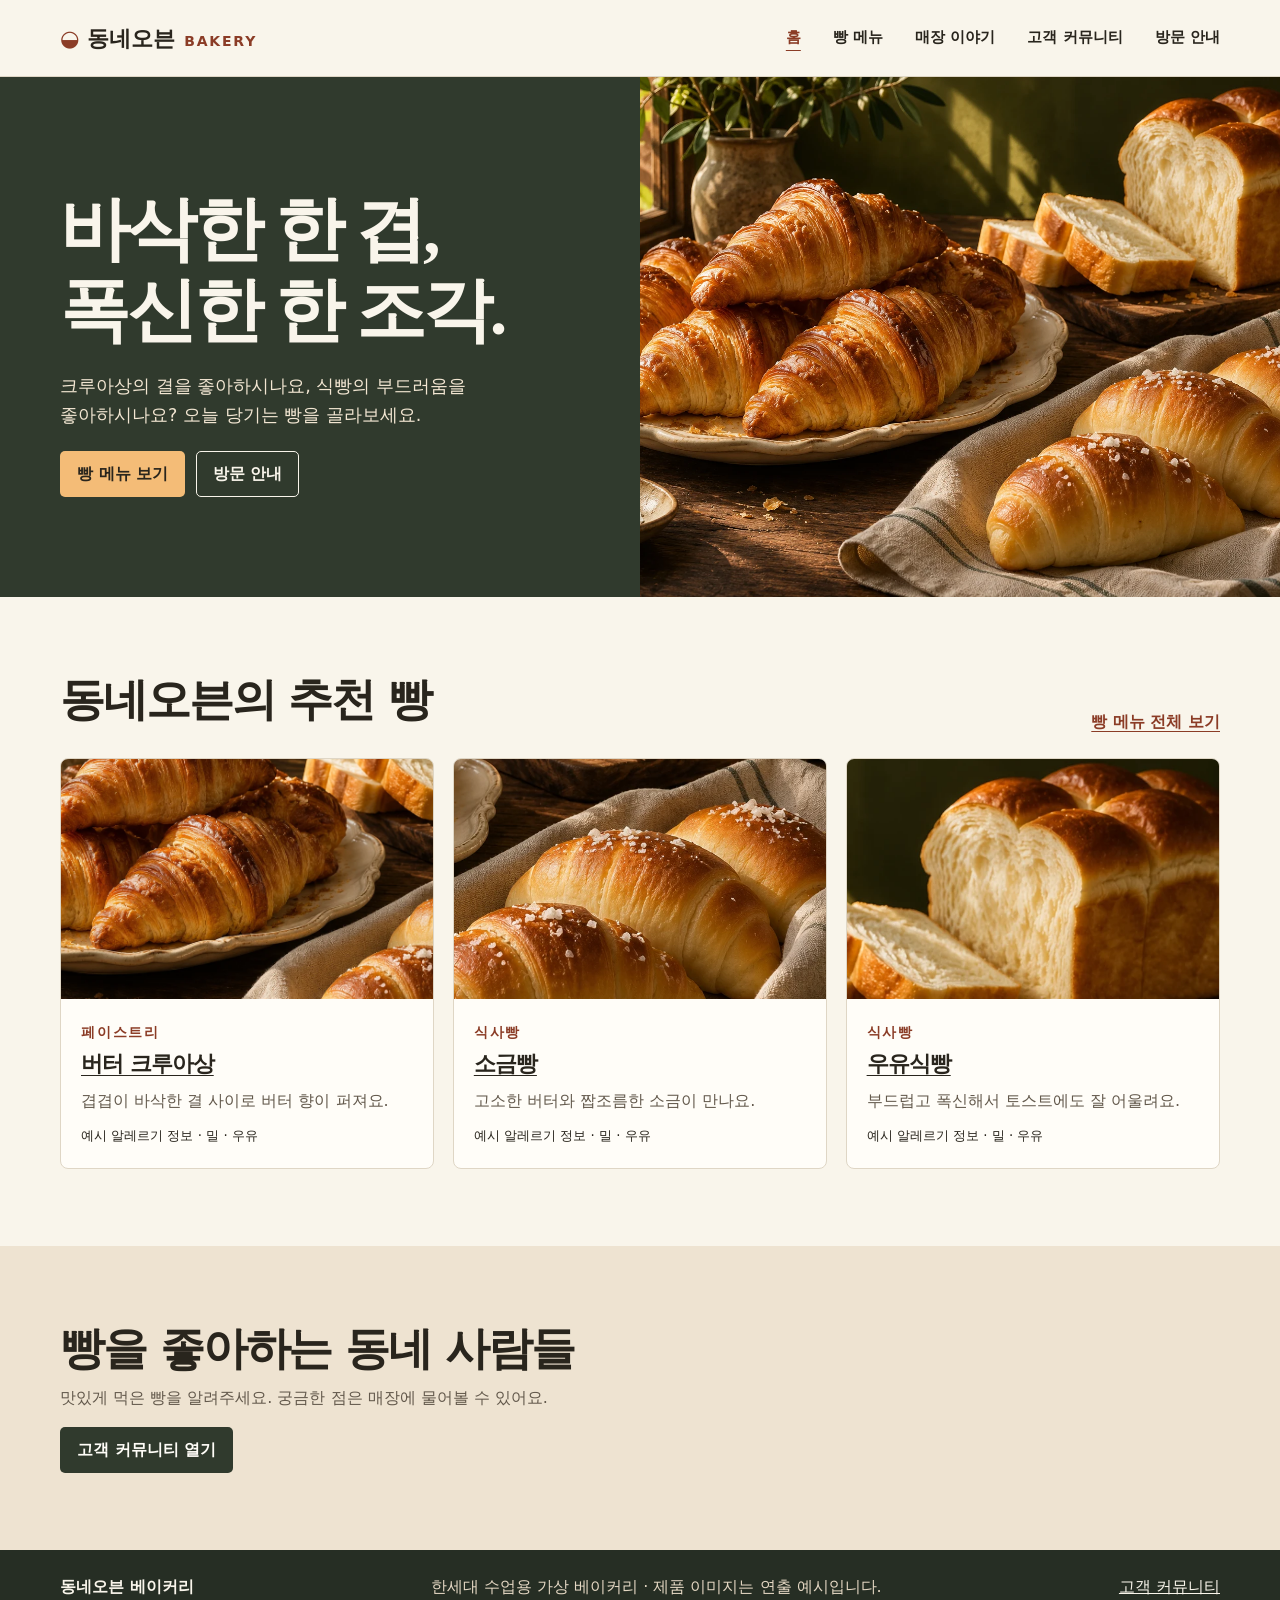
<file: docs/index.html>
<!doctype html>
<html lang="ko"><head><meta charset="utf-8"><meta name="viewport" content="width=device-width, initial-scale=1"><meta name="description" content="동네오븐 베이커리의 빵 메뉴, 매장 정보와 고객 커뮤니티"><title>홈 | 동네오븐 베이커리</title><link rel="stylesheet" href="styles.css"><script src="app.js" defer></script></head>
<body><a href="#main" class="skip">본문으로 건너뛰기</a><header class="site-header"><div class="wrap header-inner"><a class="brand" href="index.html"><span class="brand-dot" aria-hidden="true">◒</span> 동네오븐<span class="brand-small">BAKERY</span></a><button class="nav-toggle" type="button" aria-expanded="false" aria-controls="primary-nav">메뉴</button><nav id="primary-nav" aria-label="주 메뉴"><a href="index.html" aria-current="page">홈</a><a href="menu.html" >빵 메뉴</a><a href="about.html" >매장 이야기</a><a href="community.html" >고객 커뮤니티</a><a href="visit.html" >방문 안내</a></nav></div></header><main id="main"><section class="hero"><div class="hero-copy"><h1>바삭한 한 겹,<br>폭신한 한 조각.</h1><p>크루아상의 결을 좋아하시나요, 식빵의 부드러움을 좋아하시나요? 오늘 당기는 빵을 골라보세요.</p><div class="actions"><a class="button" href="menu.html">빵 메뉴 보기</a><a class="button outline" href="visit.html">방문 안내</a></div></div><img src="assets/bread.webp" alt="나무 테이블 위의 크루아상과 갓 구운 빵"></section>
<section class="wrap section"><div class="section-heading"><div><h2>동네오븐의 추천 빵</h2></div><a class="text-link" href="menu.html">빵 메뉴 전체 보기</a></div><div class="bread-grid"><article class="bread" data-kind="페이스트리"><div class="bread-photo croissant" role="img" aria-label="버터 크루아상 이미지"></div><div class="card-body"><span class="eyebrow">페이스트리</span><h3><a href="menu.html#croissant">버터 크루아상</a></h3><p>겹겹이 바삭한 결 사이로 버터 향이 퍼져요.</p><small>예시 알레르기 정보 · 밀 · 우유</small></div></article><article class="bread" data-kind="식사빵"><div class="bread-photo salt" role="img" aria-label="소금빵 이미지"></div><div class="card-body"><span class="eyebrow">식사빵</span><h3><a href="menu.html#salt-roll">소금빵</a></h3><p>고소한 버터와 짭조름한 소금이 만나요.</p><small>예시 알레르기 정보 · 밀 · 우유</small></div></article><article class="bread" data-kind="식사빵"><div class="bread-photo loaf" role="img" aria-label="우유식빵 이미지"></div><div class="card-body"><span class="eyebrow">식사빵</span><h3><a href="menu.html#milk-bread">우유식빵</a></h3><p>부드럽고 폭신해서 토스트에도 잘 어울려요.</p><small>예시 알레르기 정보 · 밀 · 우유</small></div></article></div></section>
<section class="community-band"><div class="wrap section"><h2>빵을 좋아하는 동네 사람들</h2><p>맛있게 먹은 빵을 알려주세요. 궁금한 점은 매장에 물어볼 수 있어요.</p><a class="button" href="community.html">고객 커뮤니티 열기</a></div></section></main><footer><div class="wrap footer-inner"><strong>동네오븐 베이커리</strong><span>한세대 수업용 가상 베이커리 · 제품 이미지는 연출 예시입니다.</span><a href="community.html">고객 커뮤니티</a></div></footer></body></html>
</file>
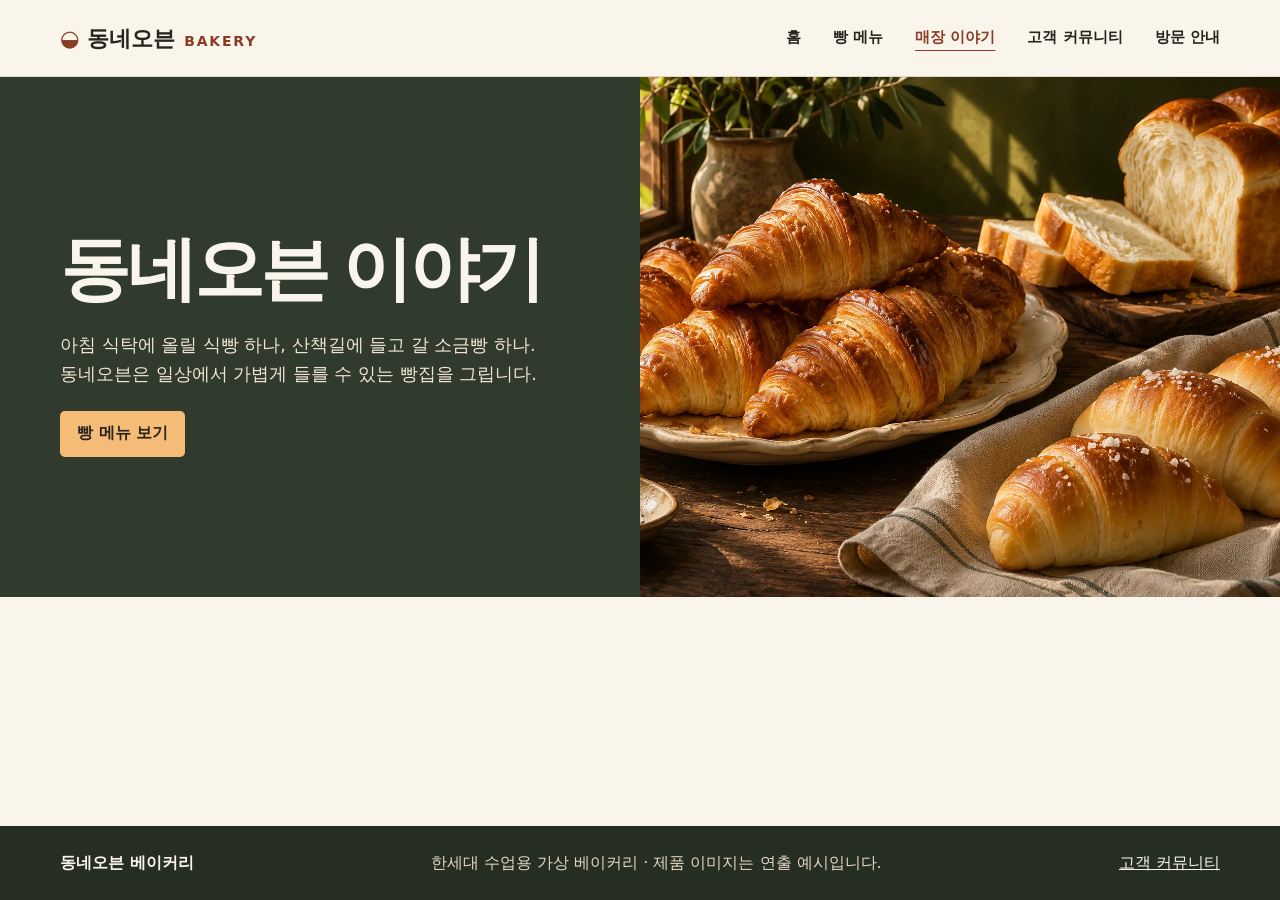
<file: docs/about.html>
<!doctype html>
<html lang="ko"><head><meta charset="utf-8"><meta name="viewport" content="width=device-width, initial-scale=1"><meta name="description" content="동네오븐 베이커리의 빵 메뉴, 매장 정보와 고객 커뮤니티"><title>매장 이야기 | 동네오븐 베이커리</title><link rel="stylesheet" href="styles.css"><script src="app.js" defer></script></head>
<body><a href="#main" class="skip">본문으로 건너뛰기</a><header class="site-header"><div class="wrap header-inner"><a class="brand" href="index.html"><span class="brand-dot" aria-hidden="true">◒</span> 동네오븐<span class="brand-small">BAKERY</span></a><button class="nav-toggle" type="button" aria-expanded="false" aria-controls="primary-nav">메뉴</button><nav id="primary-nav" aria-label="주 메뉴"><a href="index.html" >홈</a><a href="menu.html" >빵 메뉴</a><a href="about.html" aria-current="page">매장 이야기</a><a href="community.html" >고객 커뮤니티</a><a href="visit.html" >방문 안내</a></nav></div></header><main id="main"><section class="hero story"><div class="hero-copy"><h1>동네오븐 이야기</h1><p>아침 식탁에 올릴 식빵 하나, 산책길에 들고 갈 소금빵 하나. 동네오븐은 일상에서 가볍게 들를 수 있는 빵집을 그립니다.</p><div class="actions"><a class="button" href="menu.html">빵 메뉴 보기</a></div></div><img src="assets/bread.webp" alt="따뜻한 빛이 비치는 빵 굽는 테이블"></section></main><footer><div class="wrap footer-inner"><strong>동네오븐 베이커리</strong><span>한세대 수업용 가상 베이커리 · 제품 이미지는 연출 예시입니다.</span><a href="community.html">고객 커뮤니티</a></div></footer></body></html>
</file>
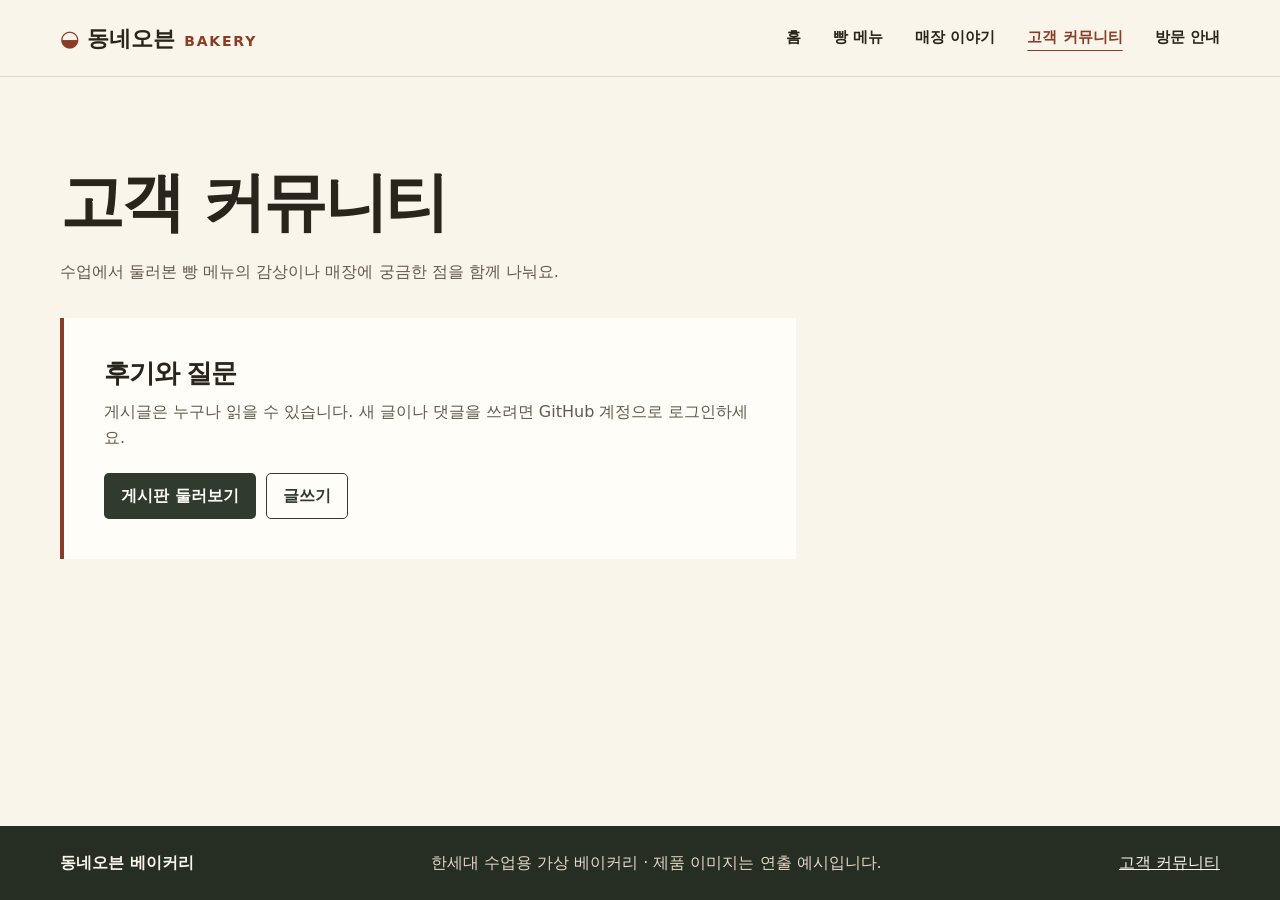
<file: docs/community.html>
<!doctype html>
<html lang="ko"><head><meta charset="utf-8"><meta name="viewport" content="width=device-width, initial-scale=1"><meta name="description" content="동네오븐 베이커리의 빵 메뉴, 매장 정보와 고객 커뮤니티"><title>고객 커뮤니티 | 동네오븐 베이커리</title><link rel="stylesheet" href="styles.css"><script src="app.js" defer></script></head>
<body><a href="#main" class="skip">본문으로 건너뛰기</a><header class="site-header"><div class="wrap header-inner"><a class="brand" href="index.html"><span class="brand-dot" aria-hidden="true">◒</span> 동네오븐<span class="brand-small">BAKERY</span></a><button class="nav-toggle" type="button" aria-expanded="false" aria-controls="primary-nav">메뉴</button><nav id="primary-nav" aria-label="주 메뉴"><a href="index.html" >홈</a><a href="menu.html" >빵 메뉴</a><a href="about.html" >매장 이야기</a><a href="community.html" aria-current="page">고객 커뮤니티</a><a href="visit.html" >방문 안내</a></nav></div></header><main id="main">
<section class="wrap section">
  <div class="intro"><h1>고객 커뮤니티</h1>
    <p>수업에서 둘러본 빵 메뉴의 감상이나 매장에 궁금한 점을 함께 나눠요.</p></div>
  <div class="visit-note" id="question"><h2>후기와 질문</h2>
    <p>게시글은 누구나 읽을 수 있습니다. 새 글이나 댓글을 쓰려면 GitHub 계정으로 로그인하세요.</p>
    <div class="actions"><a class="button" href="https://github.com/cat9292/bakery-site/discussions">게시판 둘러보기</a>
    <a class="button outline dark" href="https://github.com/cat9292/bakery-site/discussions/new">글쓰기</a></div>
  </div>
</section></main><footer><div class="wrap footer-inner"><strong>동네오븐 베이커리</strong><span>한세대 수업용 가상 베이커리 · 제품 이미지는 연출 예시입니다.</span><a href="community.html">고객 커뮤니티</a></div></footer></body></html>
</file>
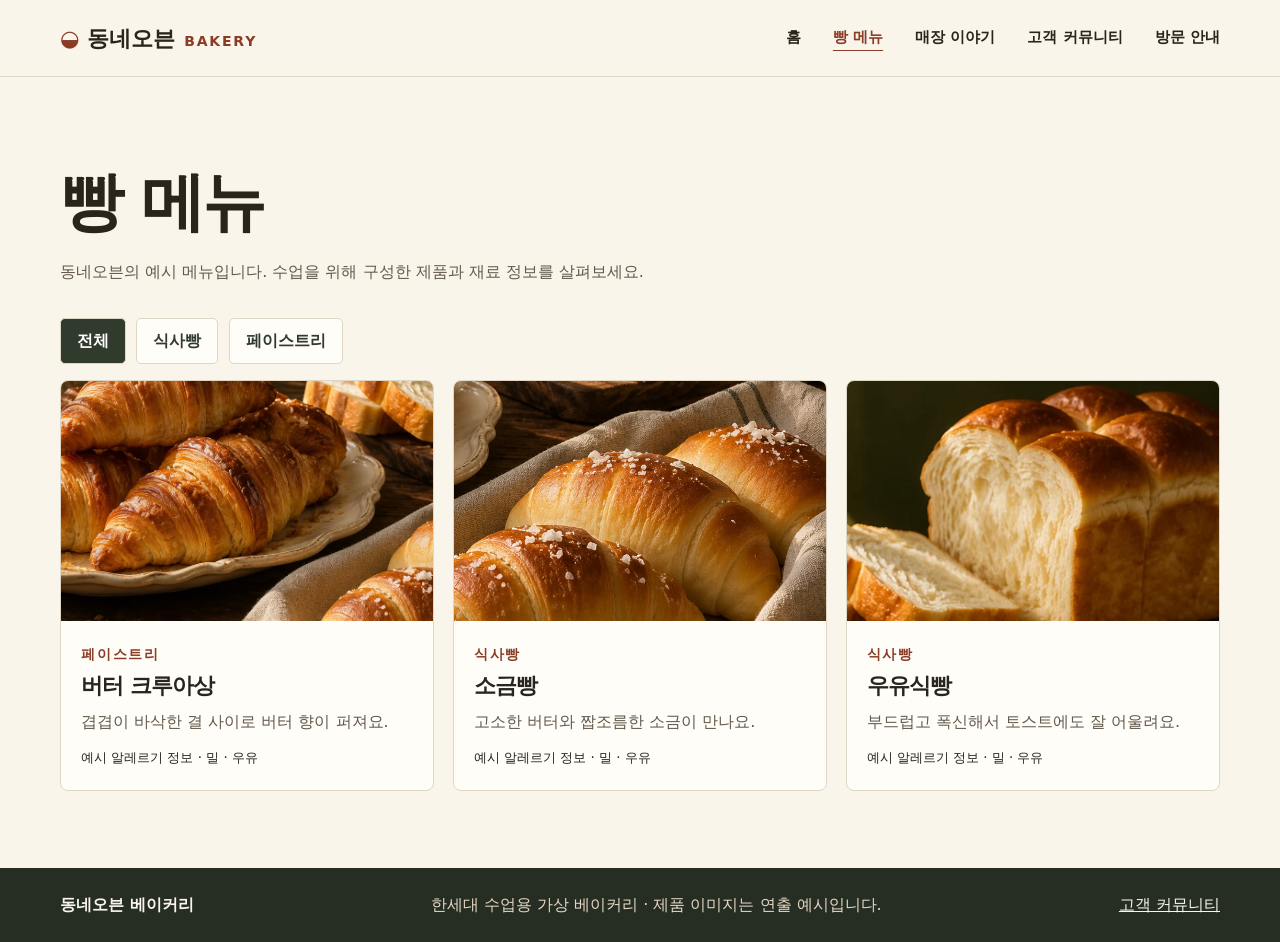
<file: docs/menu.html>
<!doctype html>
<html lang="ko"><head><meta charset="utf-8"><meta name="viewport" content="width=device-width, initial-scale=1"><meta name="description" content="동네오븐 베이커리의 빵 메뉴, 매장 정보와 고객 커뮤니티"><title>빵 메뉴 | 동네오븐 베이커리</title><link rel="stylesheet" href="styles.css"><script src="app.js" defer></script></head>
<body><a href="#main" class="skip">본문으로 건너뛰기</a><header class="site-header"><div class="wrap header-inner"><a class="brand" href="index.html"><span class="brand-dot" aria-hidden="true">◒</span> 동네오븐<span class="brand-small">BAKERY</span></a><button class="nav-toggle" type="button" aria-expanded="false" aria-controls="primary-nav">메뉴</button><nav id="primary-nav" aria-label="주 메뉴"><a href="index.html" >홈</a><a href="menu.html" aria-current="page">빵 메뉴</a><a href="about.html" >매장 이야기</a><a href="community.html" >고객 커뮤니티</a><a href="visit.html" >방문 안내</a></nav></div></header><main id="main"><section class="wrap section"><div class="intro"><h1>빵 메뉴</h1><p>동네오븐의 예시 메뉴입니다. 수업을 위해 구성한 제품과 재료 정보를 살펴보세요.</p></div><div class="filters" aria-label="빵 종류"><button aria-pressed="true" data-menu="전체">전체</button><button aria-pressed="false" data-menu="식사빵">식사빵</button><button aria-pressed="false" data-menu="페이스트리">페이스트리</button></div><div class="bread-grid"><article class="bread" data-kind="페이스트리"><div class="bread-photo croissant" role="img" aria-label="버터 크루아상 이미지"></div><div class="card-body"><span class="eyebrow">페이스트리</span><h3 id="croissant">버터 크루아상</h3><p>겹겹이 바삭한 결 사이로 버터 향이 퍼져요.</p><small>예시 알레르기 정보 · 밀 · 우유</small></div></article><article class="bread" data-kind="식사빵"><div class="bread-photo salt" role="img" aria-label="소금빵 이미지"></div><div class="card-body"><span class="eyebrow">식사빵</span><h3 id="salt-roll">소금빵</h3><p>고소한 버터와 짭조름한 소금이 만나요.</p><small>예시 알레르기 정보 · 밀 · 우유</small></div></article><article class="bread" data-kind="식사빵"><div class="bread-photo loaf" role="img" aria-label="우유식빵 이미지"></div><div class="card-body"><span class="eyebrow">식사빵</span><h3 id="milk-bread">우유식빵</h3><p>부드럽고 폭신해서 토스트에도 잘 어울려요.</p><small>예시 알레르기 정보 · 밀 · 우유</small></div></article></div></section></main><footer><div class="wrap footer-inner"><strong>동네오븐 베이커리</strong><span>한세대 수업용 가상 베이커리 · 제품 이미지는 연출 예시입니다.</span><a href="community.html">고객 커뮤니티</a></div></footer></body></html>
</file>
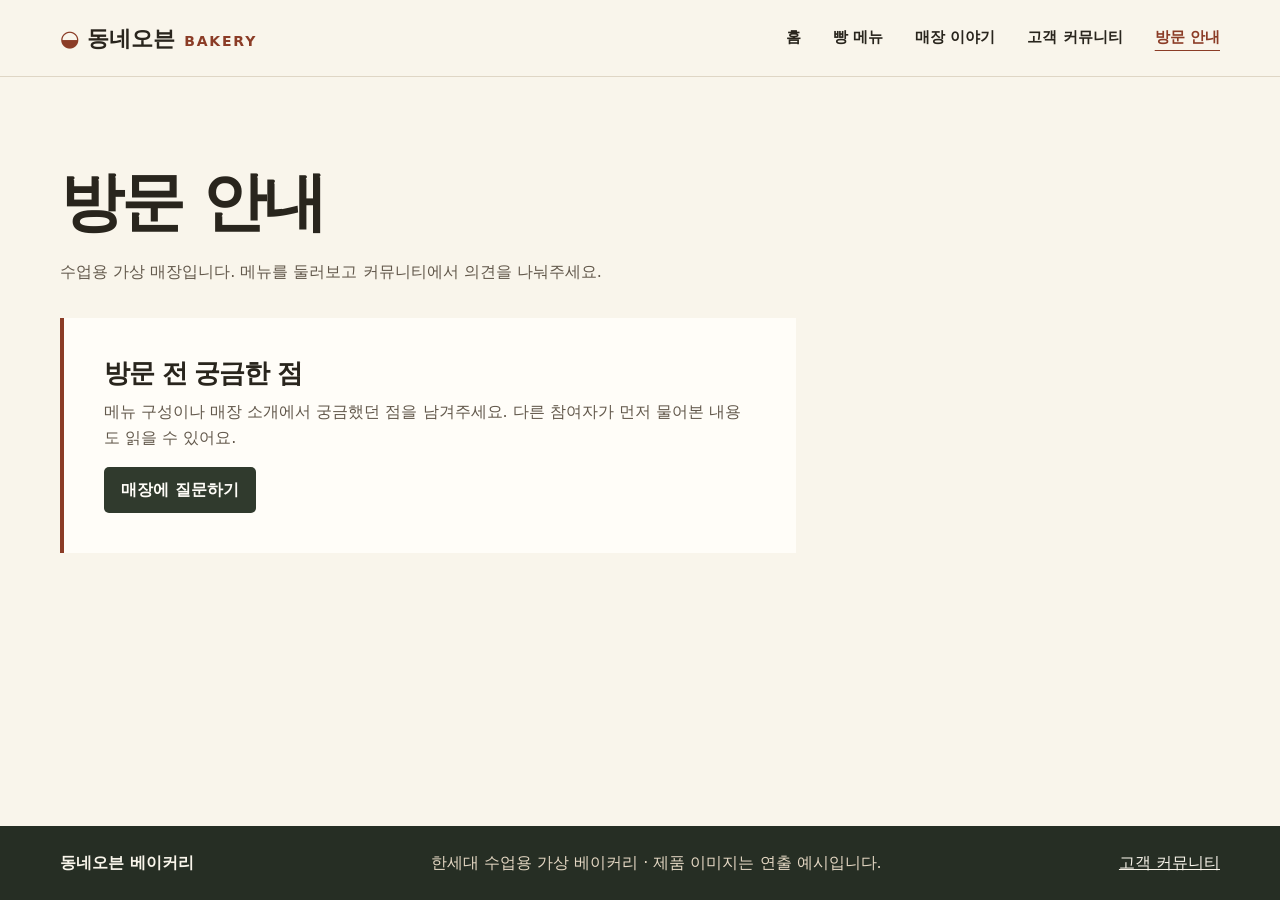
<file: docs/visit.html>
<!doctype html>
<html lang="ko"><head><meta charset="utf-8"><meta name="viewport" content="width=device-width, initial-scale=1"><meta name="description" content="동네오븐 베이커리의 빵 메뉴, 매장 정보와 고객 커뮤니티"><title>방문 안내 | 동네오븐 베이커리</title><link rel="stylesheet" href="styles.css"><script src="app.js" defer></script></head>
<body><a href="#main" class="skip">본문으로 건너뛰기</a><header class="site-header"><div class="wrap header-inner"><a class="brand" href="index.html"><span class="brand-dot" aria-hidden="true">◒</span> 동네오븐<span class="brand-small">BAKERY</span></a><button class="nav-toggle" type="button" aria-expanded="false" aria-controls="primary-nav">메뉴</button><nav id="primary-nav" aria-label="주 메뉴"><a href="index.html" >홈</a><a href="menu.html" >빵 메뉴</a><a href="about.html" >매장 이야기</a><a href="community.html" >고객 커뮤니티</a><a href="visit.html" aria-current="page">방문 안내</a></nav></div></header><main id="main"><section class="wrap section"><div class="intro"><h1>방문 안내</h1><p>수업용 가상 매장입니다. 메뉴를 둘러보고 커뮤니티에서 의견을 나눠주세요.</p></div>
<div class="visit-note"><h2>방문 전 궁금한 점</h2><p>메뉴 구성이나 매장 소개에서 궁금했던 점을 남겨주세요. 다른 참여자가 먼저 물어본 내용도 읽을 수 있어요.</p><a class="button" href="community.html#question">매장에 질문하기</a></div></section></main><footer><div class="wrap footer-inner"><strong>동네오븐 베이커리</strong><span>한세대 수업용 가상 베이커리 · 제품 이미지는 연출 예시입니다.</span><a href="community.html">고객 커뮤니티</a></div></footer></body></html>
</file>
<file: docs/styles.css>
:root{--paper:#f9f5eb;--white:#fffdf8;--ink:#29251d;--olive:#303a2d;--rust:#8b3c26;--gold:#f4bc77;--line:#dfd6c5;--muted:#63594c}
*{box-sizing:border-box}body{margin:0;background:var(--paper);color:var(--ink);font:16px/1.65 system-ui,"Malgun Gothic",sans-serif;min-height:100vh;display:flex;flex-direction:column}main{flex:1}a{color:inherit}button,input,textarea,select{font:inherit}button{cursor:pointer}button:disabled{opacity:.65;cursor:wait}img{display:block;width:100%}[hidden]{display:none!important}p{margin:0 0 1rem;color:var(--muted)}.wrap{width:min(1160px,calc(100% - 64px));margin-inline:auto}.skip{position:absolute;top:-200px}.skip:focus{top:8px;z-index:4;background:white;padding:.5rem}.site-header{border-bottom:1px solid var(--line);background:var(--paper)}.header-inner{display:flex;align-items:center;justify-content:space-between;gap:1rem;min-height:76px}.brand{font-weight:850;font-size:1.4rem;text-decoration:none;white-space:nowrap}.brand-dot{color:var(--rust)}.brand-small,.eyebrow{font-size:.875rem;font-weight:760;letter-spacing:.13em}.brand-small{margin-left:.55rem;color:var(--rust)}nav{display:flex;flex-wrap:wrap;gap:clamp(.6rem,2.5vw,2.2rem)}nav a{text-decoration:none;font-weight:650;font-size:.95rem;padding:.4rem 0}nav a[aria-current],nav a:hover{color:var(--rust);text-decoration:underline;text-underline-offset:.48rem}.hero{background:var(--olive);color:var(--paper);display:grid;grid-template-columns:1fr 1fr;min-height:520px}.hero-copy{align-self:center;padding:64px clamp(24px,6vw,100px) 64px max(32px,calc((100vw - 1160px)/2))}.hero img{height:100%;min-height:380px;object-fit:cover}.hero p{color:#f2e6d2;font-size:1.1rem}.hero .eyebrow{color:var(--gold)}h1,h2,h3{margin:0 0 .65rem;line-height:1.15;letter-spacing:-.045em}h1{font-size:clamp(2.5rem,5.5vw,5rem);margin-block:.75rem 1.25rem}h2{font-size:clamp(1.75rem,3.6vw,2.8rem)}h3{font-size:1.35rem}.eyebrow{display:inline-block;color:var(--rust);margin-bottom:.5rem}.actions,.filters{display:flex;gap:.65rem;flex-wrap:wrap;margin-top:1.35rem}.button,.filters button{display:inline-flex;align-items:center;justify-content:center;min-height:44px;padding:.55rem 1rem;border:1px solid transparent;border-radius:5px;background:var(--olive);color:var(--white);font-weight:730;text-decoration:none}.hero .button{background:var(--gold);color:var(--ink)}.button.outline{background:transparent;border-color:currentColor;color:inherit}.button.dark{color:var(--olive)}.button:hover{filter:brightness(.9)}:focus-visible{outline:3px solid #c26330;outline-offset:4px}.section{padding-block:clamp(2.75rem,6vw,5.25rem)}.section-heading{display:flex;justify-content:space-between;align-items:end;gap:1rem;margin-bottom:1.4rem}.text-link,.link-button{color:var(--rust);font-weight:740;text-underline-offset:4px}.link-button{border:0;background:none;padding:0;text-decoration:underline}.bread-grid{display:grid;grid-template-columns:repeat(3,1fr);gap:1.15rem}.bread,.panel,.post{background:var(--white);border:1px solid var(--line);border-radius:8px;overflow:hidden}.bread-photo{aspect-ratio:1.55;background:url("assets/bread.webp") center 55% / 190% auto}.croissant{background-position:38% 59%}.salt{background-size:245% auto;background-position:99% 74%}.loaf{background-size:270% auto;background-position:100% 2%}.card-body,.panel,.post{padding:1.25rem}.card-body p{margin-bottom:.5rem}.community-band{background:#eee3d1}.recent{margin-top:1rem;display:grid;gap:.3rem}.intro{margin-bottom:2rem}.intro h1{font-size:clamp(2.5rem,5vw,4rem)}.filters{margin:0 0 1rem}.filters button{background:var(--white);color:var(--olive);border-color:var(--line)}.filters button[aria-pressed=true]{background:var(--olive);color:#fff}.board-layout{display:grid;grid-template-columns:minmax(0,1fr) minmax(250px,340px);gap:1.5rem;align-items:start}.panel h2{font-size:1.5rem}.panel label{display:block;font-weight:650;margin:.75rem 0}.panel small{display:block;margin:.8rem 0}input,textarea,select{display:block;width:100%;background:#fff;color:var(--ink);border:1px solid #a79c88;border-radius:4px;padding:.6rem;margin-top:.3rem}textarea{resize:vertical}.account-line{display:flex;justify-content:space-between;gap:.5rem}.posts{display:grid;gap:.65rem}.post summary{cursor:pointer}.post-title{font-weight:800;overflow-wrap:anywhere}.post small{display:block;color:var(--muted);margin:.35rem 0}.post-body,.comment p{white-space:pre-wrap;overflow-wrap:anywhere}.post-body,.comment{margin-top:.8rem}.comment{border-top:1px solid var(--line);padding-top:.55rem}.comment p{margin:0}.comment-form{margin-top:1rem}.comment-form button{margin-top:.6rem}.visit-list{margin:1rem 0 1.5rem;background:var(--white);border:1px solid var(--line);border-radius:8px}.visit-list div{display:grid;grid-template-columns:1fr 1.3fr;padding:1rem;border-bottom:1px solid var(--line)}.visit-list div:last-child{border-bottom:0}dt{font-weight:750}dd{margin:0;color:var(--muted)}footer{background:#262e24;color:var(--paper);padding:1.5rem 0}.footer-inner{display:flex;gap:1rem;justify-content:space-between;flex-wrap:wrap}.footer-inner span{color:#e4d7c3}
@media(max-width:800px){.wrap{width:calc(100% - 36px)}.header-inner{align-items:flex-start;flex-direction:column;padding-block:1rem}.hero-copy{padding:48px 24px}.hero{min-height:0}.hero img{min-height:300px}.bread-grid{gap:.75rem}.board-layout{grid-template-columns:1fr}.panel{grid-row:1}}
@media(max-width:590px){.hero,.bread-grid{grid-template-columns:1fr}.hero img{height:270px;min-height:0}.hero-copy{padding:40px 20px}.section-heading{align-items:flex-start;flex-direction:column}.footer-inner{display:grid}.brand-small{font-size:.8rem}}

.nav-toggle, .board-shortcut { display: none; }

@media (max-width: 700px) {
  .wrap { width: min(100% - 32px, 580px); }
  .header-inner { display: grid; grid-template-columns: 1fr auto; align-items: center; gap: 0 12px; min-height: 60px; padding-block: 8px; }
  .interactive-nav .nav-toggle { display: block; min-width: 58px; min-height: 44px; border: 1px solid var(--line); border-radius: 6px; background: var(--white); color: var(--ink); font-weight: 700; }
  nav { grid-column: 1 / -1; display: grid; gap: 0; }
  nav a { min-height: 44px; padding: 10px 4px; border-top: 1px solid var(--line); }
  .interactive-nav .nav-toggle[aria-expanded="false"] + nav { display: none; }
  .hero { display: flex; flex-direction: column; }
  .hero-copy { align-self: stretch; padding: 28px max(16px, calc((100% - 580px) / 2)); }
  .hero h1 { font-size: clamp(2.25rem, 9vw, 3.4rem); }
  .hero p { font-size: 1rem; word-break: keep-all; }
  .hero img { height: clamp(155px, 48vw, 270px); min-height: 0; }
  .hero .actions { display: grid; grid-template-columns: 1fr 1fr; }
  .section { padding-block: 32px; }
  .section-heading { align-items: start; flex-direction: column; gap: 0; }
  .bread-grid { grid-template-columns: minmax(0, 1fr); }
  .bread { display: grid; grid-template-columns: 32% minmax(0, 1fr); }
  .bread-photo { aspect-ratio: auto; background-repeat: no-repeat; background-color: #d9bd96; background-size: auto 155%; }
  .card-body { padding: 14px; }
  .card-body h3 { font-size: 1.2rem; }
  .card-body .eyebrow { margin-bottom: 4px; }
  .intro { margin-bottom: 16px; }
  .board-shortcut { display: inline-flex; margin-bottom: 14px; }
  .board-layout { grid-template-columns: minmax(0, 1fr); }
  .panel { grid-row: auto; scroll-margin-top: 12px; }
  .filters { gap: 6px; }
  .filters button { padding-inline: 10px; }
  .board-layout .filters { display: grid; grid-template-columns: repeat(2, 1fr); }
  .post summary, .link-button, .text-link, .footer-inner a { min-height: 44px; }
  .text-link, .footer-inner a { display: inline-flex; align-items: center; }
  .recent a, .account-line { overflow-wrap: anywhere; }
  .account-line { align-items: center; }
  .footer-inner { display: grid; gap: 4px; }
}

.hero h1 { font-family: "Nanum Myeongjo", Batang, serif; line-height: 1.16; }
.hero-copy p { max-width: 30rem; word-break: keep-all; }
.card-body h3 a { color: inherit; text-decoration-thickness: 1px; text-underline-offset: .2em; }
.card-body h3 a:hover { color: var(--rust); }
.bread:has(:target) { outline: 2px solid var(--rust); outline-offset: 2px; }
.board-search { display: block; margin-bottom: 1.25rem; font-weight: 650; }
.visit-note { max-width: 46rem; border-left: 4px solid var(--rust); background: var(--white); padding: clamp(20px, 4vw, 40px); }
.visit-note h2 { font-size: 1.65rem; }
</file>
